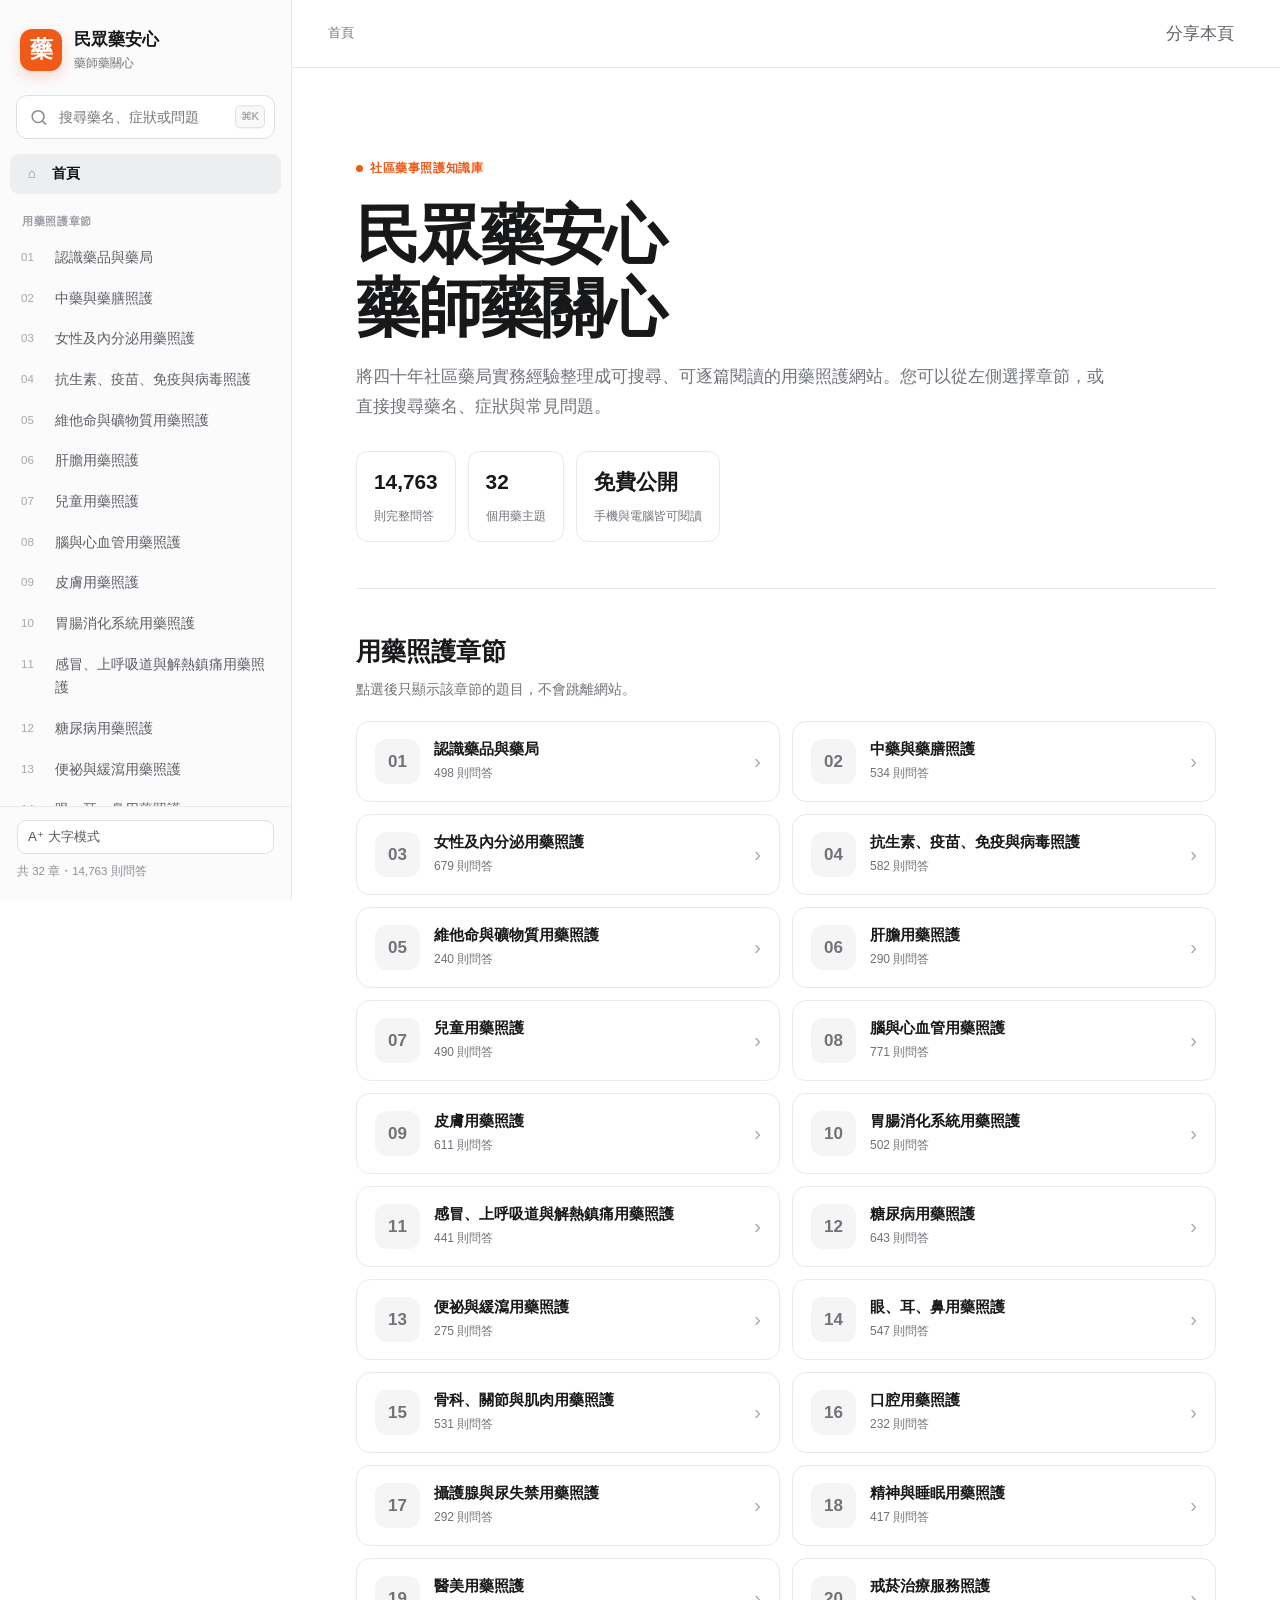
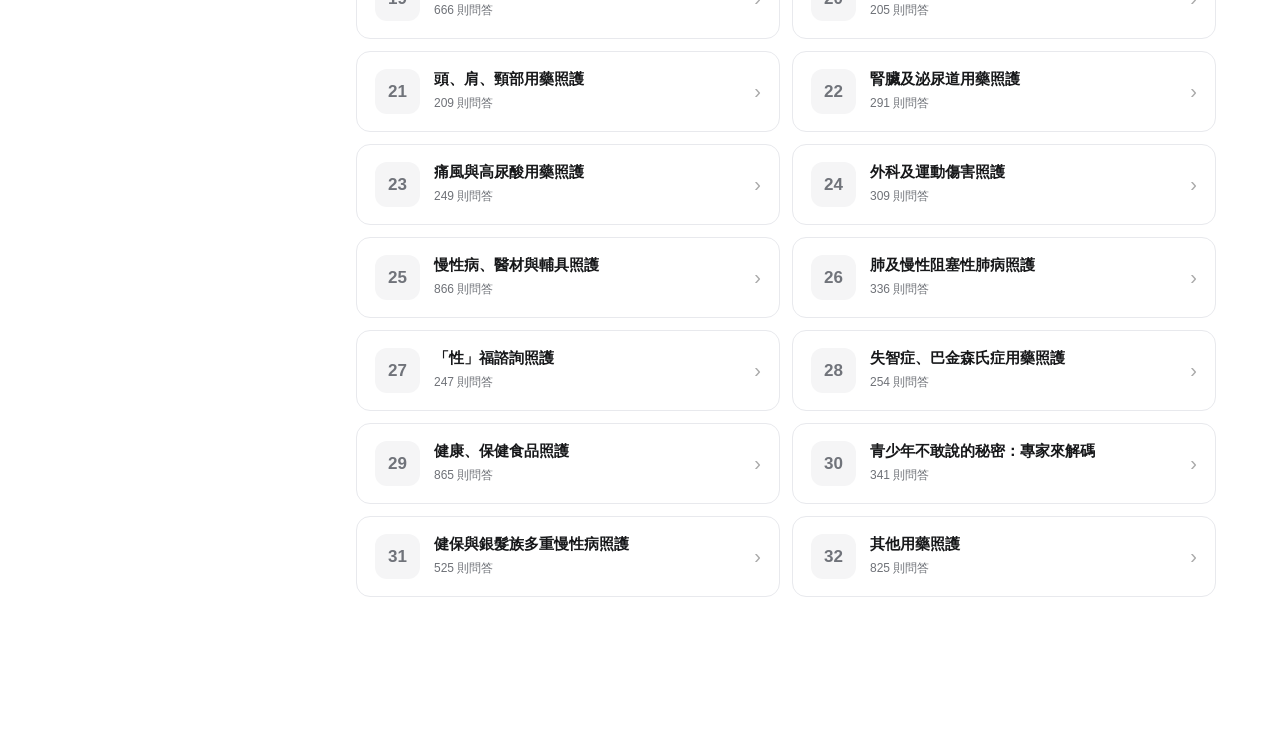
<file: index.html>
<!doctype html><html lang="zh-Hant"><head><meta charset="utf-8"><meta name="viewport" content="width=device-width,initial-scale=1,viewport-fit=cover"><meta name="theme-color" content="#ffffff"><meta name="description" content="民眾藥安心・藥師藥關心：32章、14,763則可搜尋用藥照護問答。"><meta property="og:title" content="民眾藥安心・藥師藥關心"><meta property="og:description" content="32章、14,763則可搜尋用藥照護問答"><title>民眾藥安心・藥師藥關心</title><link rel="stylesheet" href="style.css"><script src="app.js?v=20260711-ch32" defer></script></head><body><div id="app" class="app-shell"><aside id="sidebar" class="sidebar" aria-label="網站目錄"><div class="brand-row"><a class="brand" href="./" data-link="home" aria-label="回首頁"><span class="brand-mark">藥</span><span><strong>民眾藥安心</strong><small>藥師藥關心</small></span></a><button id="closeNav" class="icon-btn mobile-only" aria-label="關閉目錄">×</button></div><form id="searchForm" class="search-box" role="search"><svg viewBox="0 0 24 24" aria-hidden="true"><path d="m21 21-4.3-4.3m2.3-5.2A7.5 7.5 0 1 1 4 11.5a7.5 7.5 0 0 1 15 0Z"/></svg><input id="globalSearch" type="search" placeholder="搜尋藥名、症狀或問題" autocomplete="off"><kbd>⌘K</kbd></form><nav class="side-nav"><a href="./" data-link="home" class="nav-item"><span class="nav-icon">⌂</span>首頁</a><div class="nav-label">用藥照護章節</div><div id="chapterNav" class="chapter-nav"></div><div class="nav-label">網站資訊</div><a href="?page=about" data-link="about" class="nav-item"><span class="nav-icon">ⓘ</span>關於本網站</a><a href="?page=notice" data-link="notice" class="nav-item"><span class="nav-icon">!</span>用藥安全聲明</a></nav><div class="sidebar-footer"><button id="fontBtn" class="font-btn">A⁺ 大字模式</button><span>共 32 章・14,763 則問答</span></div></aside><div id="overlay" class="overlay"></div><main class="main-panel"><header class="topbar"><button id="openNav" class="icon-btn mobile-only" aria-label="開啟目錄">☰</button><div id="breadcrumb" class="breadcrumb"></div><div class="top-actions"><button id="shareBtn" class="plain-btn">分享本頁</button></div></header><div id="view" class="view"><div class="loading"><span></span>載入中…</div></div></main></div><div id="toast" class="toast" role="status">網址已複製</div><noscript>本網站需要啟用 JavaScript 才能使用搜尋與章節瀏覽功能。</noscript></body></html>
</file>
<file: style.css>
:root{--bg:#fff;--sidebar:#fbfbfc;--line:#e8e9ed;--text:#17181a;--muted:#6f7278;--accent:#f05a19;--accent-soft:#fff1e9;--green:#16715f;--shadow:0 8px 30px rgba(23,24,26,.08);--sidebar-w:292px;--radius:14px}*{box-sizing:border-box}html{scroll-behavior:smooth}body{margin:0;background:var(--bg);color:var(--text);font-family:-apple-system,BlinkMacSystemFont,"Segoe UI","Noto Sans TC","Microsoft JhengHei",sans-serif;font-size:17px;line-height:1.72}body.large{font-size:21px}.app-shell{min-height:100vh}.sidebar{position:fixed;inset:0 auto 0 0;width:var(--sidebar-w);background:var(--sidebar);border-right:1px solid var(--line);display:flex;flex-direction:column;z-index:40}.brand-row{display:flex;align-items:center;justify-content:space-between;padding:26px 20px 16px}.brand{display:flex;align-items:center;gap:12px;color:inherit;text-decoration:none}.brand-mark{width:42px;height:42px;border-radius:12px;display:grid;place-items:center;background:var(--accent);color:#fff;font-size:23px;font-weight:800;box-shadow:0 5px 14px rgba(240,90,25,.24)}.brand strong{display:block;font-size:1.04rem}.brand small{display:block;color:var(--muted);font-size:.78rem;margin-top:-2px}.search-box{margin:5px 16px 14px;position:relative}.search-box svg{position:absolute;width:19px;height:19px;left:13px;top:50%;transform:translateY(-50%);fill:none;stroke:#8a8d92;stroke-width:2;stroke-linecap:round}.search-box input{width:100%;height:44px;border:1px solid #dedfe3;background:#fff;border-radius:11px;padding:0 50px 0 42px;font:inherit;font-size:.9rem;outline:none;transition:.15s}.search-box input:focus{border-color:#aaaeb4;box-shadow:0 0 0 3px rgba(20,20,20,.05)}.search-box kbd{position:absolute;right:10px;top:50%;transform:translateY(-50%);font-family:inherit;font-size:.7rem;color:#8c8f94;border:1px solid #dedfe3;border-radius:5px;padding:1px 5px;background:#f8f8f9}.side-nav{overflow:auto;padding:0 10px 18px;scrollbar-width:thin}.nav-label{font-size:.7rem;letter-spacing:.06em;color:#9a9da2;font-weight:700;text-transform:uppercase;padding:17px 12px 6px}.nav-item,.chapter-link{display:flex;align-items:center;gap:9px;padding:8px 11px;border-radius:9px;color:#5b5e64;text-decoration:none;font-size:.86rem;margin:1px 0;transition:.12s}.nav-item:hover,.chapter-link:hover{background:#f0f1f3;color:#222}.nav-item.active,.chapter-link.active{color:#111;background:#eceef0;font-weight:650}.chapter-link{align-items:flex-start}.chapter-no{color:#a4a7ac;font-size:.72rem;min-width:25px;padding-top:2px}.chapter-link.active .chapter-no{color:var(--accent)}.nav-icon{width:22px;text-align:center;color:#888}.sidebar-footer{margin-top:auto;padding:13px 17px 18px;border-top:1px solid var(--line);display:grid;gap:8px;color:#8b8e93;font-size:.72rem}.font-btn{background:#fff;border:1px solid #dddfe3;border-radius:9px;padding:7px 10px;color:#555;text-align:left;cursor:pointer}.main-panel{margin-left:var(--sidebar-w);min-height:100vh}.topbar{height:68px;position:sticky;top:0;z-index:20;background:rgba(255,255,255,.92);backdrop-filter:blur(12px);border-bottom:1px solid var(--line);display:flex;align-items:center;justify-content:space-between;padding:0 36px}.breadcrumb{font-size:.82rem;color:#777b81;white-space:nowrap;overflow:hidden;text-overflow:ellipsis}.breadcrumb a{color:inherit;text-decoration:none}.breadcrumb b{color:#303236;font-weight:600}.plain-btn,.icon-btn{border:0;background:transparent;color:#60636a;cursor:pointer;font:inherit}.plain-btn{padding:8px 10px;border-radius:8px}.plain-btn:hover{background:#f2f3f4}.icon-btn{font-size:1.5rem;padding:5px 8px}.view{max-width:1120px;margin:0 auto;padding:56px 64px 100px}.hero{padding:28px 0 46px;border-bottom:1px solid var(--line)}.eyebrow{display:inline-flex;align-items:center;gap:7px;color:var(--accent);font-size:.78rem;font-weight:700;letter-spacing:.05em}.eyebrow:before{content:"";width:7px;height:7px;border-radius:50%;background:var(--accent)}.hero h1{font-size:clamp(2.3rem,5vw,4.3rem);line-height:1.13;margin:18px 0 18px;letter-spacing:-.035em}.hero p{max-width:760px;color:var(--muted);font-size:1.08rem;margin:0}.stats-row{display:flex;flex-wrap:wrap;gap:12px;margin-top:30px}.stat{border:1px solid var(--line);border-radius:12px;padding:12px 17px;background:#fff}.stat b{display:block;font-size:1.3rem}.stat span{color:var(--muted);font-size:.75rem}.section{padding:42px 0}.section-head{display:flex;justify-content:space-between;align-items:end;margin-bottom:20px}.section-head h2{margin:0;font-size:1.55rem}.section-head p{margin:3px 0 0;color:var(--muted);font-size:.88rem}.chapter-grid{display:grid;grid-template-columns:repeat(2,minmax(0,1fr));gap:12px}.chapter-card{display:flex;gap:14px;align-items:center;border:1px solid var(--line);border-radius:var(--radius);padding:17px 18px;color:inherit;text-decoration:none;transition:.16s;background:#fff}.chapter-card:hover{transform:translateY(-2px);border-color:#cfd1d6;box-shadow:var(--shadow)}.chapter-badge{width:45px;height:45px;border-radius:12px;background:#f5f5f6;display:grid;place-items:center;font-weight:750;color:#70737a;flex:none}.chapter-card h3{font-size:.96rem;line-height:1.35;margin:0}.chapter-card p{font-size:.75rem;color:var(--muted);margin:3px 0 0}.chapter-card .go{margin-left:auto;color:#aaa;font-size:1.25rem}.page-title{padding-bottom:26px;border-bottom:1px solid var(--line)}.page-title .chapter-index{color:var(--accent);font-size:.78rem;font-weight:700}.page-title h1{font-size:clamp(2rem,4vw,3.2rem);line-height:1.2;margin:8px 0 10px}.page-title p{color:var(--muted);margin:0}.chapter-tools{display:flex;gap:10px;margin:28px 0 20px}.chapter-tools input{flex:1;border:1px solid #dfe1e4;border-radius:10px;padding:11px 13px;font:inherit;outline:none}.chapter-tools input:focus{border-color:#a9adb2}.question-list{border-top:1px solid var(--line)}.question-link{display:grid;grid-template-columns:72px 1fr auto;gap:14px;padding:18px 4px;border-bottom:1px solid var(--line);text-decoration:none;color:inherit;align-items:start}.question-link:hover .question-title{color:var(--accent)}.question-id{color:#9a9da2;font-size:.76rem;padding-top:3px}.question-title{font-weight:580;line-height:1.52}.question-arrow{color:#aaa}.pagination{display:flex;justify-content:center;align-items:center;gap:7px;margin-top:30px}.pagination button{border:1px solid var(--line);background:#fff;border-radius:8px;padding:7px 11px;font:inherit;cursor:pointer}.pagination button.active{background:#222;color:#fff;border-color:#222}.article{max-width:860px}.article .article-id{font-size:.78rem;color:var(--accent);font-weight:700}.article h1{font-size:clamp(1.9rem,4vw,3rem);line-height:1.28;margin:10px 0 27px}.answer-card{background:#fff;border:1px solid var(--line);border-radius:16px;padding:28px 31px;box-shadow:0 7px 22px rgba(0,0,0,.035)}.answer-label{font-size:.75rem;color:var(--green);font-weight:750;letter-spacing:.06em;margin-bottom:10px}.answer-text{white-space:pre-wrap;overflow-wrap:anywhere}.article-actions{display:flex;flex-wrap:wrap;gap:10px;margin:25px 0}.back-btn,.next-btn{display:inline-flex;align-items:center;gap:7px;text-decoration:none;border:1px solid var(--line);border-radius:9px;padding:9px 13px;color:#555}.back-btn:hover,.next-btn:hover{background:#f7f7f8}.related{margin-top:45px}.related h2{font-size:1.2rem}.search-heading{padding-bottom:24px;border-bottom:1px solid var(--line)}.search-heading h1{font-size:2.4rem;line-height:1.2;margin:0 0 9px}.search-heading p{color:var(--muted);margin:0}.search-results{margin-top:20px}.result-item{display:block;padding:19px 3px;border-bottom:1px solid var(--line);text-decoration:none;color:inherit}.result-item:hover h3{color:var(--accent)}.result-item small{color:#92959a}.result-item h3{font-size:1rem;margin:5px 0 5px}.result-item p{color:#74777c;font-size:.82rem;margin:0;display:-webkit-box;-webkit-line-clamp:2;-webkit-box-orient:vertical;overflow:hidden}.search-progress{background:#f5f6f7;border-radius:8px;height:7px;overflow:hidden;margin-top:18px}.search-progress span{display:block;height:100%;background:var(--accent);transition:width .2s}.info-page{max-width:760px}.info-page h1{font-size:2.6rem;line-height:1.2}.info-page h2{font-size:1.25rem;margin-top:32px}.notice{border-left:4px solid var(--accent);background:var(--accent-soft);padding:18px 20px;border-radius:0 12px 12px 0}.empty-state{padding:55px 20px;text-align:center;color:var(--muted)}.loading{display:flex;align-items:center;gap:10px;color:#777}.loading span{width:19px;height:19px;border:2px solid #ddd;border-top-color:var(--accent);border-radius:50%;animation:spin .8s linear infinite}.toast{position:fixed;left:50%;bottom:28px;transform:translate(-50%,20px);background:#222;color:#fff;border-radius:10px;padding:10px 16px;opacity:0;pointer-events:none;transition:.2s;z-index:80;font-size:.84rem}.toast.show{opacity:1;transform:translate(-50%,0)}.overlay{display:none}.mobile-only{display:none}@keyframes spin{to{transform:rotate(360deg)}}@media(max-width:900px){.view{padding:42px 35px 80px}.chapter-grid{grid-template-columns:1fr}}@media(max-width:720px){:root{--sidebar-w:285px}.mobile-only{display:inline-block}.sidebar{transform:translateX(-100%);transition:.22s;box-shadow:var(--shadow)}body.nav-open .sidebar{transform:none}.overlay{display:block;position:fixed;inset:0;background:#0005;z-index:35;opacity:0;pointer-events:none;transition:.2s}body.nav-open .overlay{opacity:1;pointer-events:auto}.main-panel{margin-left:0}.topbar{height:60px;padding:0 14px}.view{padding:32px 18px 70px}.hero{padding-top:15px}.hero h1{font-size:2.35rem}.chapter-grid{grid-template-columns:1fr}.question-link{grid-template-columns:56px 1fr auto}.answer-card{padding:22px 20px}.top-actions .plain-btn{font-size:.8rem}}
</file>
